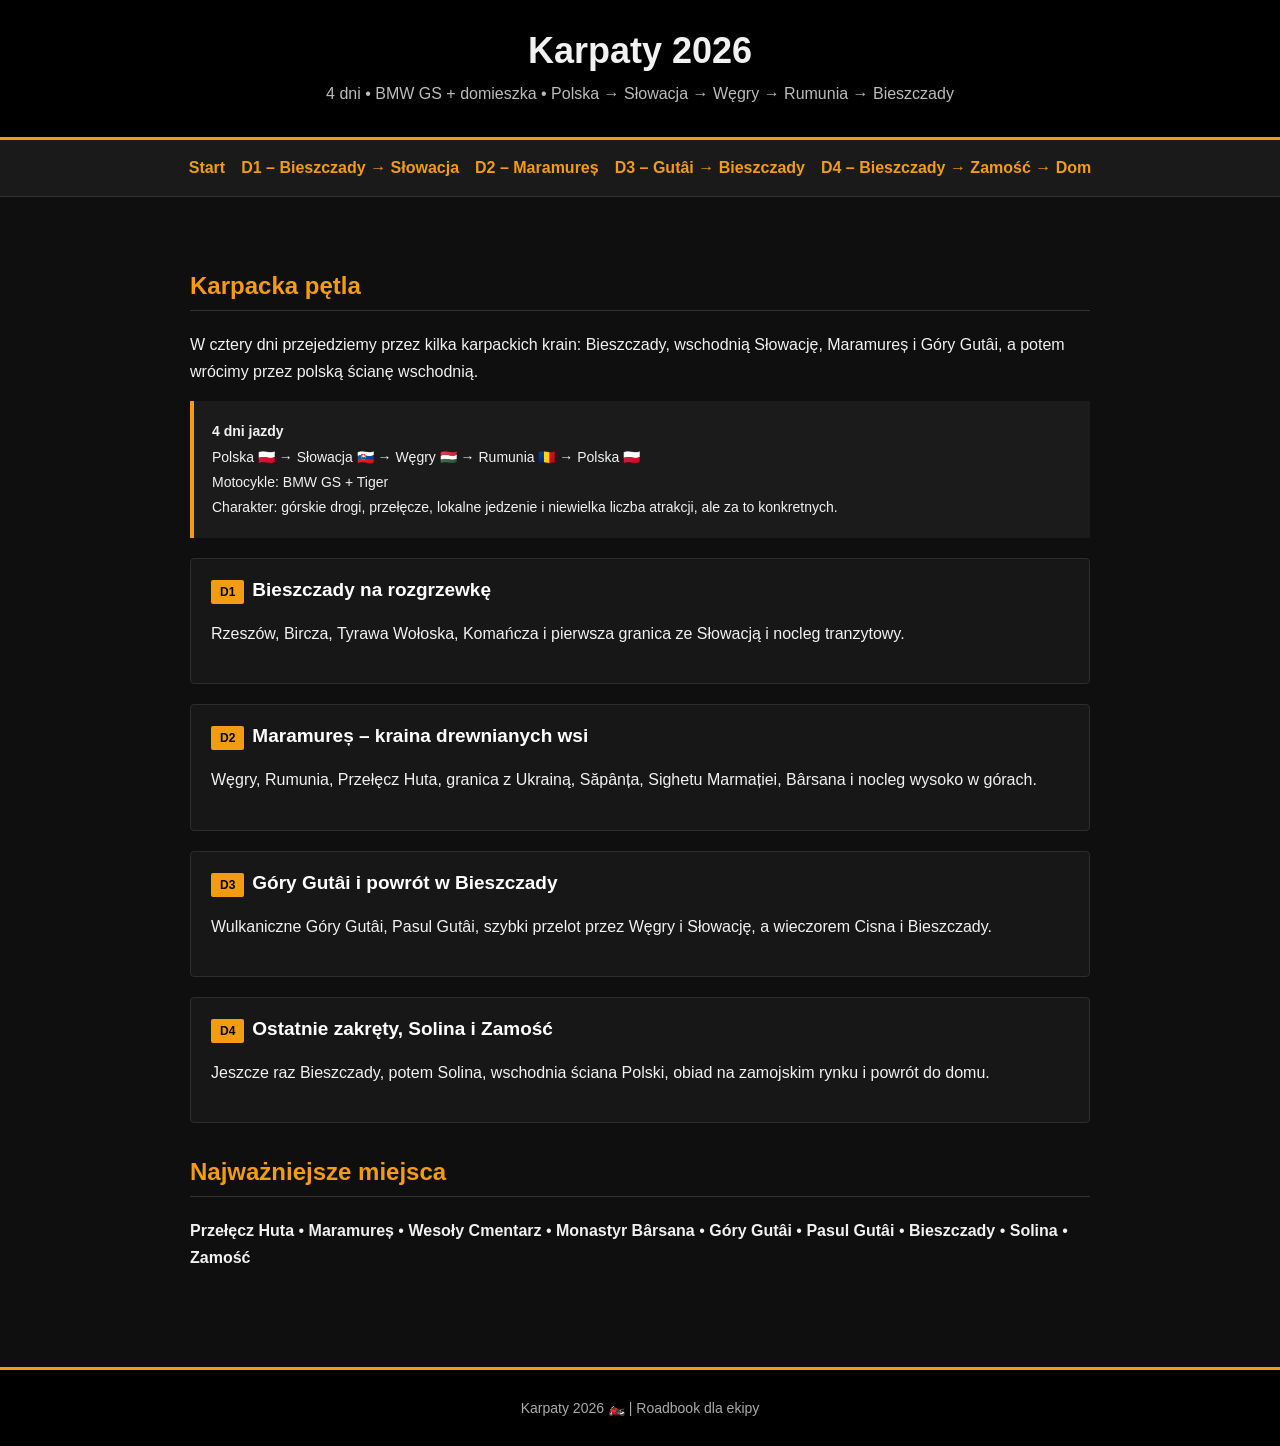
<file: index.html>
<!DOCTYPE html>
<html lang="pl">
<head>
<meta charset="UTF-8"><meta name="viewport" content="width=device-width, initial-scale=1.0">
<title>Karpaty 2026 – Roadbook</title><link rel="stylesheet" href="style.css">
</head><body>
<header><h1>Karpaty 2026</h1><p>4 dni • BMW GS + domieszka • Polska → Słowacja → Węgry → Rumunia → Bieszczady</p></header>
<nav><a href="index.html">Start</a><a href="d1.html">D1 – Bieszczady → Słowacja</a><a href="d2.html">D2 – Maramureș</a><a href="d3.html">D3 – Gutâi → Bieszczady</a><a href="d4.html">D4 – Bieszczady → Zamość → Dom</a></nav>
<section>
<h2>Karpacka pętla</h2>
<p>W cztery dni przejedziemy przez kilka karpackich krain: Bieszczady, wschodnią Słowację, Maramureș i Góry Gutâi, a potem wrócimy przez polską ścianę wschodnią.</p>
<div class="roadbook"><strong>4 dni jazdy</strong><br>Polska 🇵🇱 → Słowacja 🇸🇰 → Węgry 🇭🇺 → Rumunia 🇷🇴 → Polska 🇵🇱<br>Motocykle: BMW GS + Tiger<br>Charakter: górskie drogi, przełęcze, lokalne jedzenie i niewielka liczba atrakcji, ale za to konkretnych.</div>
<div class="card"><span class="badge">D1</span><span class="dayline">Bieszczady na rozgrzewkę</span><p>Rzeszów, Bircza, Tyrawa Wołoska, Komańcza i pierwsza granica ze Słowacją i nocleg tranzytowy.</p></div>
<div class="card"><span class="badge">D2</span><span class="dayline">Maramureș – kraina drewnianych wsi</span><p>Węgry, Rumunia, Przełęcz Huta, granica z Ukrainą, Săpânța, Sighetu Marmației, Bârsana i nocleg wysoko w górach.</p></div>
<div class="card"><span class="badge">D3</span><span class="dayline">Góry Gutâi i powrót w Bieszczady</span><p>Wulkaniczne Góry Gutâi, Pasul Gutâi, szybki przelot przez Węgry i Słowację, a wieczorem Cisna i Bieszczady.</p></div>
<div class="card"><span class="badge">D4</span><span class="dayline">Ostatnie zakręty, Solina i Zamość</span><p>Jeszcze raz Bieszczady, potem Solina, wschodnia ściana Polski, obiad na zamojskim rynku i powrót do domu.</p></div>
<h2>Najważniejsze miejsca</h2>
<p><strong>Przełęcz Huta</strong> • <strong>Maramureș</strong> • <strong>Wesoły Cmentarz</strong> • <strong>Monastyr Bârsana</strong> • <strong>Góry Gutâi</strong> • <strong>Pasul Gutâi</strong> • <strong>Bieszczady</strong> • <strong>Solina</strong> • <strong>Zamość</strong></p>
</section><footer>Karpaty 2026 🏍️ | Roadbook dla ekipy</footer></body></html>
</file>
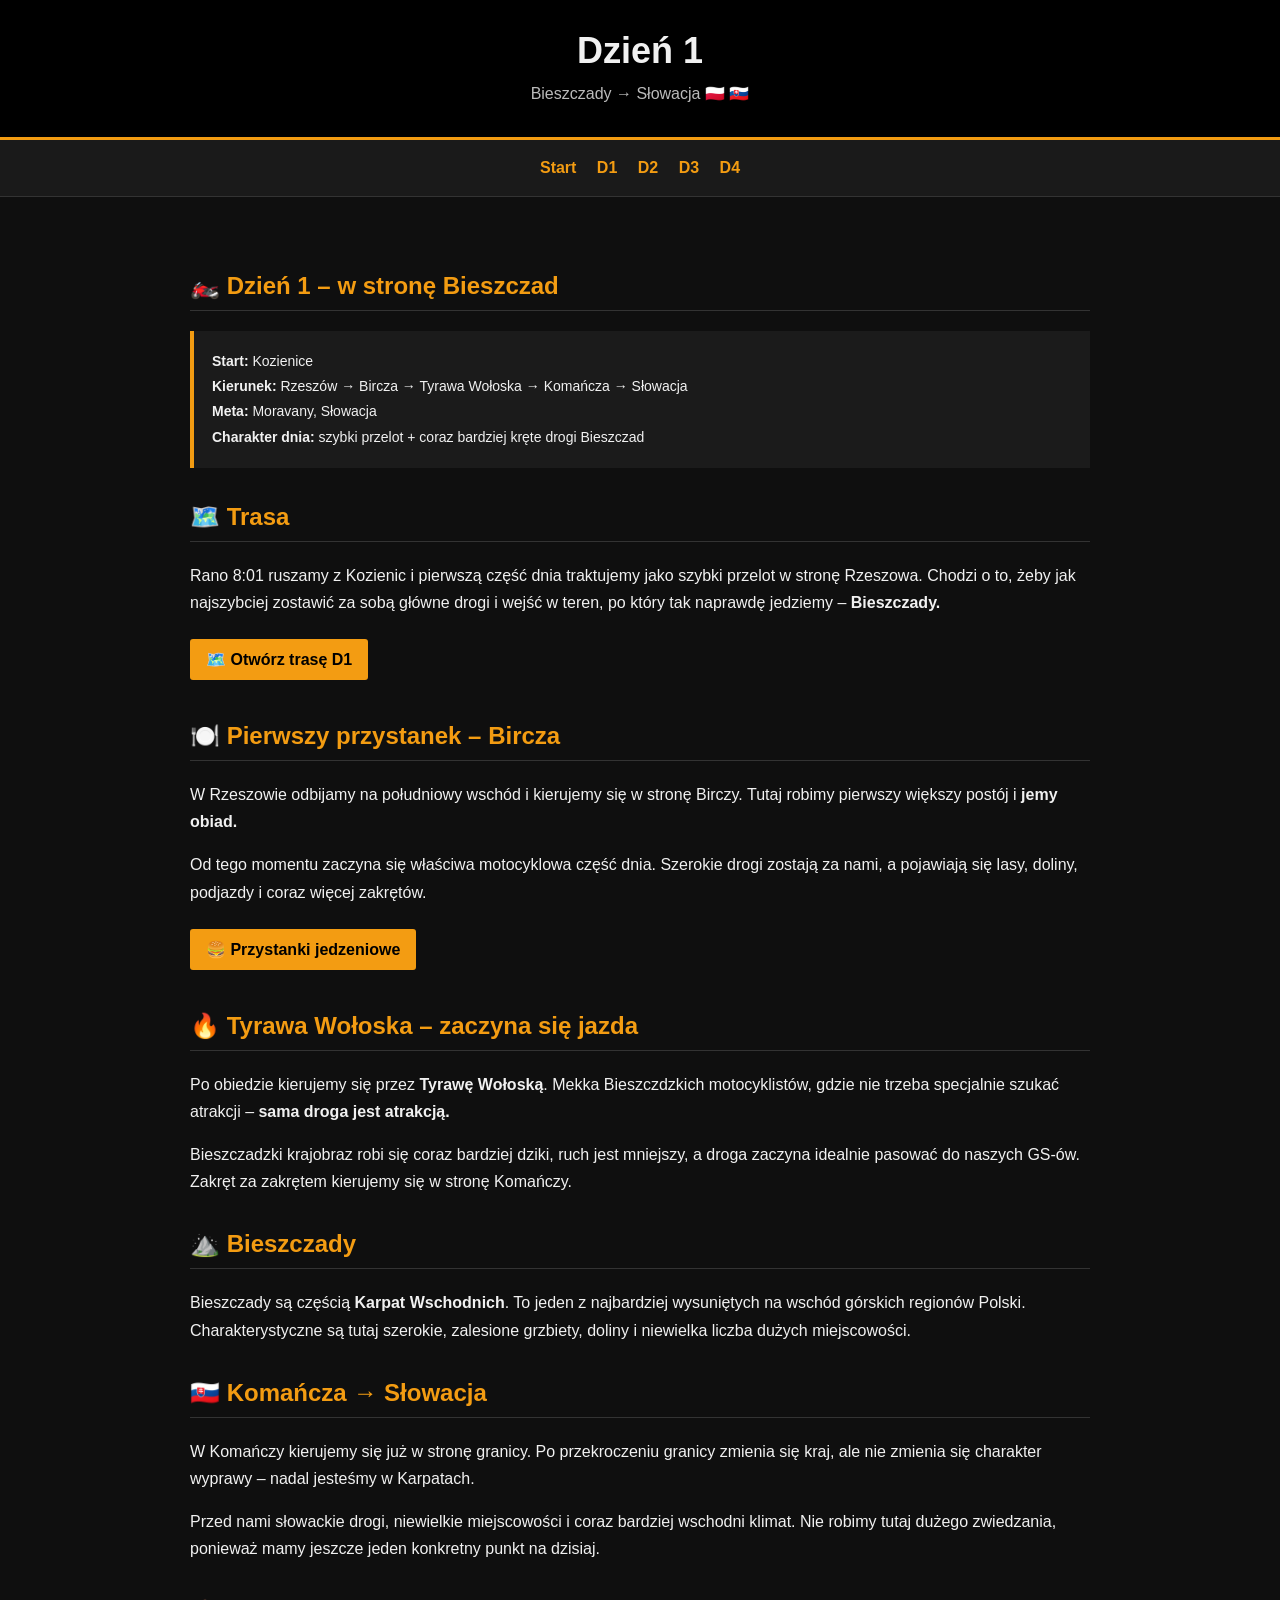
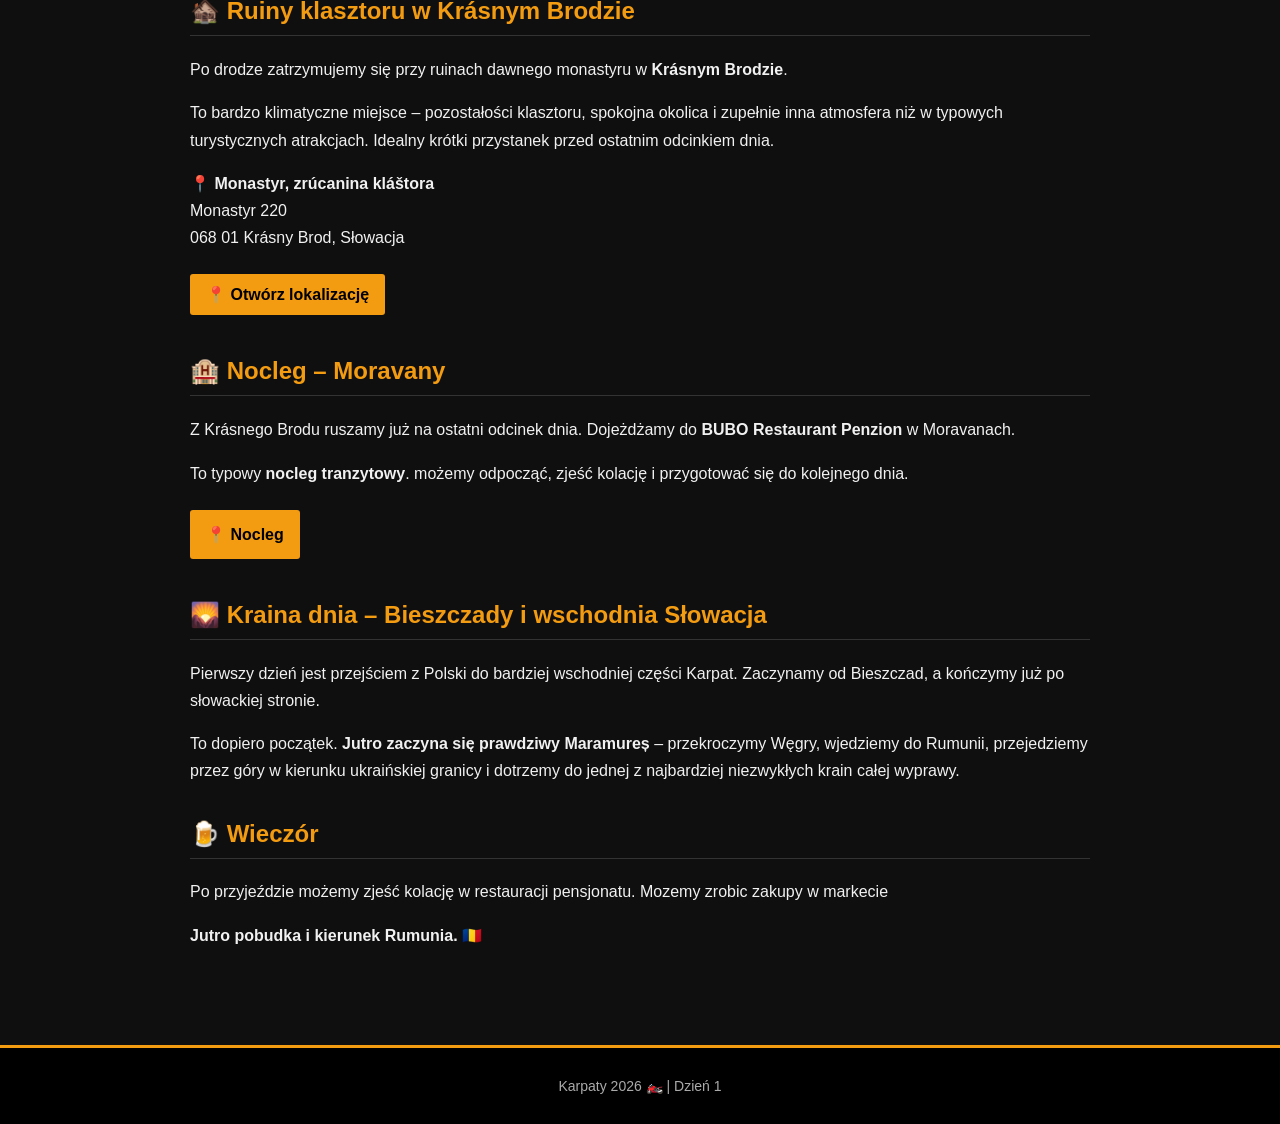
<file: d1.html>
<!DOCTYPE html>
<html lang="pl">
<head>
    <meta charset="UTF-8">
    <meta name="viewport" content="width=device-width, initial-scale=1.0">
    <title>D1 – Bieszczady → Słowacja | Karpaty 2026</title>
    <link rel="stylesheet" href="style.css">
</head>

<body>

<header>
    <h1>Dzień 1</h1>
    <p>Bieszczady → Słowacja 🇵🇱 🇸🇰</p>
</header>

<nav>
    <a href="index.html">Start</a>
    <a href="d1.html">D1</a>
    <a href="d2.html">D2</a>
    <a href="d3.html">D3</a>
    <a href="d4.html">D4</a>
</nav>

<section>

    <h2>🏍️ Dzień 1 – w stronę Bieszczad</h2>

    <div class="roadbook">
        <strong>Start:</strong> Kozienice<br>
        <strong>Kierunek:</strong> Rzeszów → Bircza → Tyrawa Wołoska → Komańcza → Słowacja<br>
        <strong>Meta:</strong> Moravany, Słowacja<br>
        <strong>Charakter dnia:</strong> szybki przelot + coraz bardziej kręte drogi Bieszczad
    </div>

    <h2>🗺️ Trasa</h2>

    <p>
        Rano 8:01 ruszamy z Kozienic i
        pierwszą część dnia traktujemy jako szybki przelot w stronę
        Rzeszowa. Chodzi o to, żeby jak najszybciej zostawić za sobą
        główne drogi i wejść w teren, po który tak naprawdę jedziemy –
        <strong>Bieszczady.</strong>
    </p>

    <a class="button"
       href="https://maps.app.goo.gl/AyUVnviSpxctWd748"
       target="_blank">
        🗺️ Otwórz trasę D1
    </a>

    <h2>🍽️ Pierwszy przystanek – Bircza</h2>

    <p>
        W Rzeszowie odbijamy na południowy wschód i kierujemy się
        w stronę Birczy. Tutaj robimy pierwszy większy postój i
        <strong>jemy obiad.</strong>
    </p>

    <p>
        Od tego momentu zaczyna się właściwa motocyklowa część dnia.
        Szerokie drogi zostają za nami, a pojawiają się lasy, doliny,
        podjazdy i coraz więcej zakrętów.
    </p>

    <a class="button"
       href="https://maps.app.goo.gl/hvv1c4JMuGy5c1LF6"
       target="_blank">
        🍔 Przystanki jedzeniowe
    </a>

    <h2>🔥 Tyrawa Wołoska – zaczyna się jazda</h2>

    <p>
        Po obiedzie kierujemy się przez <strong>Tyrawę Wołoską</strong>.
        Mekka Bieszczdzkich motocyklistów, gdzie nie trzeba specjalnie
        szukać atrakcji – <strong>sama droga jest atrakcją.</strong>
    </p>

    <p>
        Bieszczadzki krajobraz robi się coraz bardziej dziki, ruch
        jest mniejszy, a droga zaczyna idealnie pasować do naszych
        GS-ów. Zakręt za zakrętem kierujemy się w stronę Komańczy.
    </p>

    <h2>⛰️ Bieszczady</h2>

    <p>
        Bieszczady są częścią <strong>Karpat Wschodnich</strong>.
        To jeden z najbardziej wysuniętych na wschód górskich regionów
        Polski. Charakterystyczne są tutaj szerokie, zalesione grzbiety,
        doliny i niewielka liczba dużych miejscowości.
    </p>

    <p>
        
    </p>

    <h2>🇸🇰 Komańcza → Słowacja</h2>

    <p>
        W Komańczy kierujemy się już w stronę granicy.
        Po przekroczeniu granicy zmienia się kraj, ale nie zmienia się
        charakter wyprawy – nadal jesteśmy w Karpatach.
    </p>

    <p>
        Przed nami słowackie drogi, niewielkie miejscowości i coraz
        bardziej wschodni klimat. Nie robimy tutaj dużego zwiedzania,
        ponieważ mamy jeszcze jeden konkretny punkt na dzisiaj.
    </p>

    <h2>🏚️ Ruiny klasztoru w Krásnym Brodzie</h2>

    <p>
        Po drodze zatrzymujemy się przy ruinach dawnego monastyru
        w <strong>Krásnym Brodzie</strong>.
    </p>

    <p>
        To bardzo klimatyczne miejsce – pozostałości klasztoru,
        spokojna okolica i zupełnie inna atmosfera niż w typowych
        turystycznych atrakcjach. Idealny krótki przystanek przed
        ostatnim odcinkiem dnia.
    </p>

    <p>
        <strong>📍 Monastyr, zrúcanina kláštora</strong><br>
        Monastyr 220<br>
        068 01 Krásny Brod, Słowacja
    </p>

    <a class="button"
       href="https://www.google.com/maps/search/?api=1&query=Monastyr+Krasny+Brod+Slovakia"
       target="_blank">
        📍 Otwórz lokalizację
    </a>

    <h2>🏨 Nocleg – Moravany</h2>

    <p>
        Z Krásnego Brodu ruszamy już na ostatni odcinek dnia.
        Dojeżdżamy do <strong>BUBO Restaurant Penzion</strong>
        w Moravanach.
    </p>

    <p>
        To typowy <strong>nocleg tranzytowy</strong>. możemy
        odpocząć, zjeść kolację i przygotować się do kolejnego dnia.
    </p>

    <p>
        <a class="button"
       href="https://maps.app.goo.gl/7Rrh1C6uFiCanBwPA"
       target="_blank">
        📍 Nocleg
    </a>
        
    </p>

    <h2>🌄 Kraina dnia – Bieszczady i wschodnia Słowacja</h2>

    <p>
        Pierwszy dzień jest przejściem z Polski do bardziej wschodniej
        części Karpat. Zaczynamy od Bieszczad, a kończymy już po
        słowackiej stronie.
    </p>

    <p>
        To dopiero początek. <strong>Jutro zaczyna się prawdziwy
        Maramureș</strong> – przekroczymy Węgry, wjedziemy do Rumunii,
        przejedziemy przez góry w kierunku ukraińskiej granicy
        i dotrzemy do jednej z najbardziej niezwykłych krain całej
        wyprawy.
    </p>

    <h2>🍺 Wieczór</h2>

    <p>
        Po przyjeździe możemy zjeść kolację w restauracji pensjonatu.
        Mozemy zrobic zakupy w markecie 
    </p>

    <p>
        <strong>Jutro pobudka i kierunek Rumunia. 🇷🇴</strong>
    </p>

</section>

<footer>
    Karpaty 2026 🏍️ | Dzień 1
</footer>

</body>
</html>
</file>
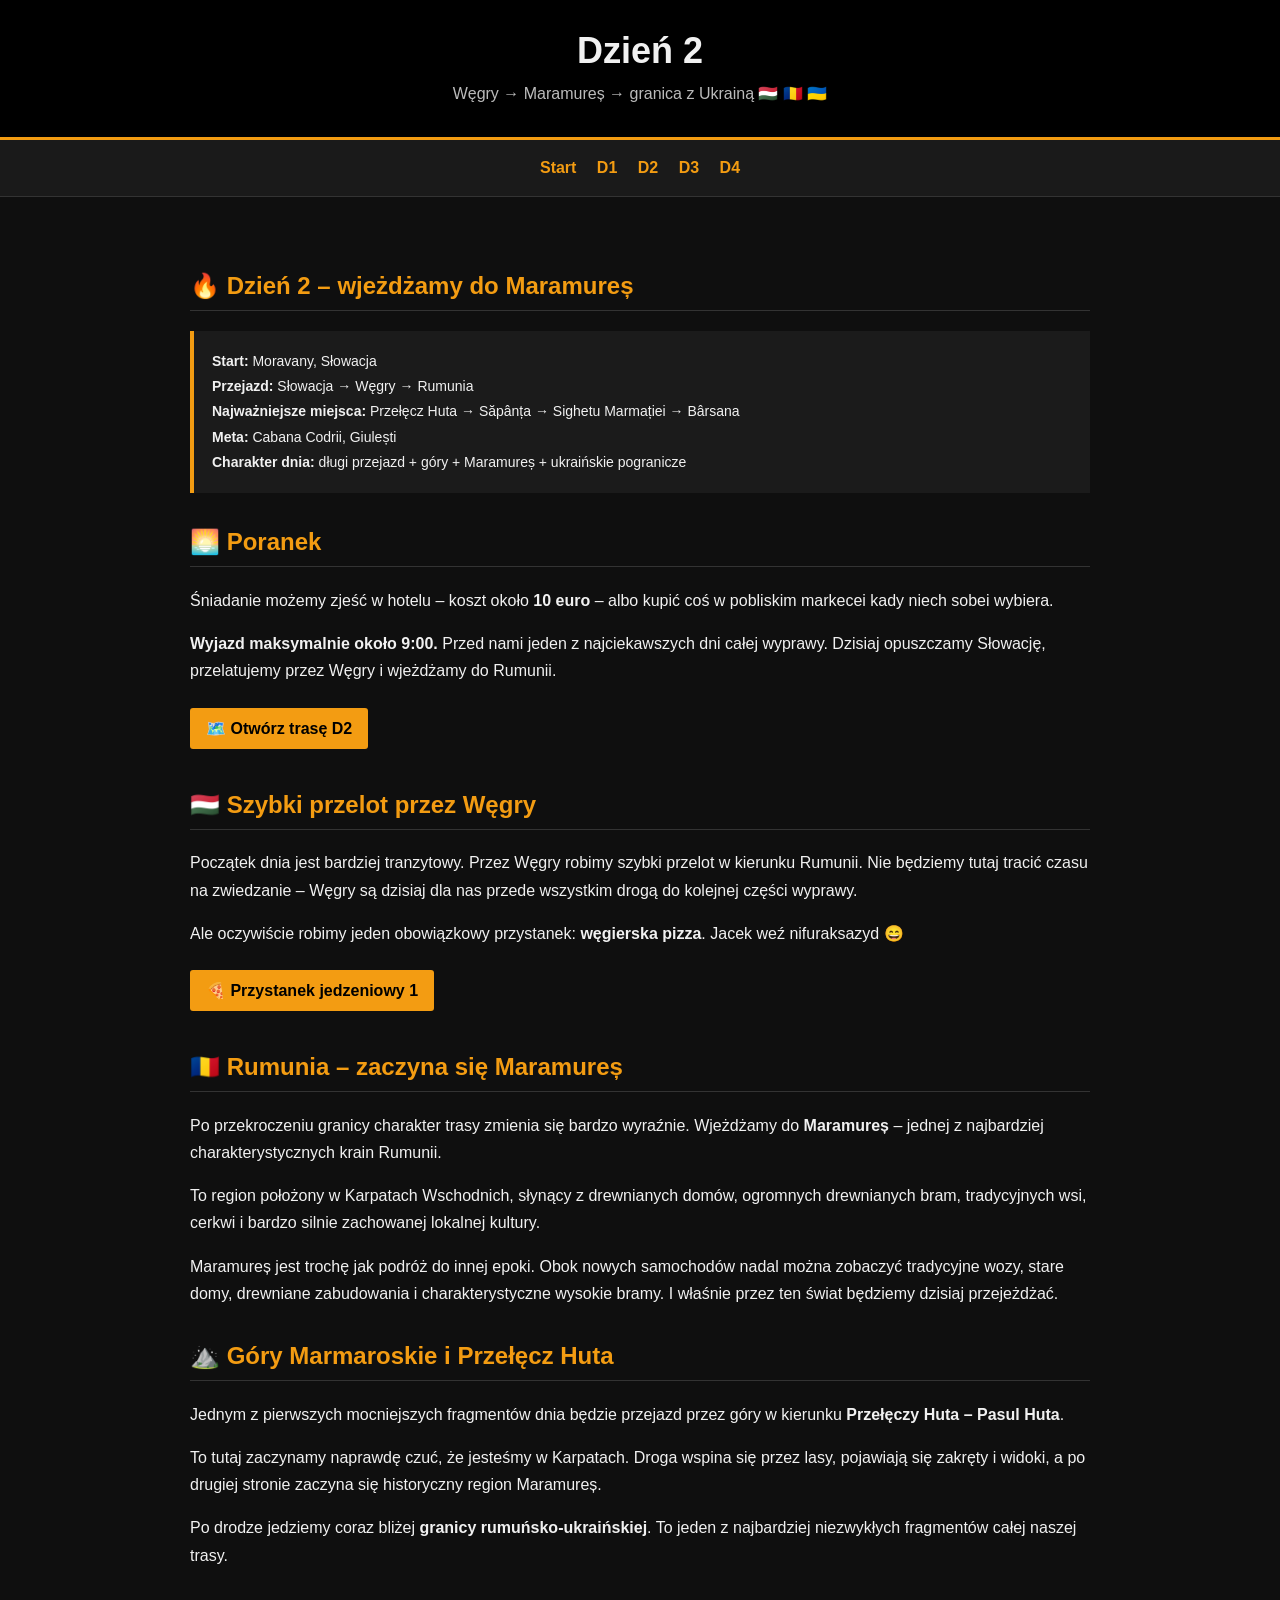
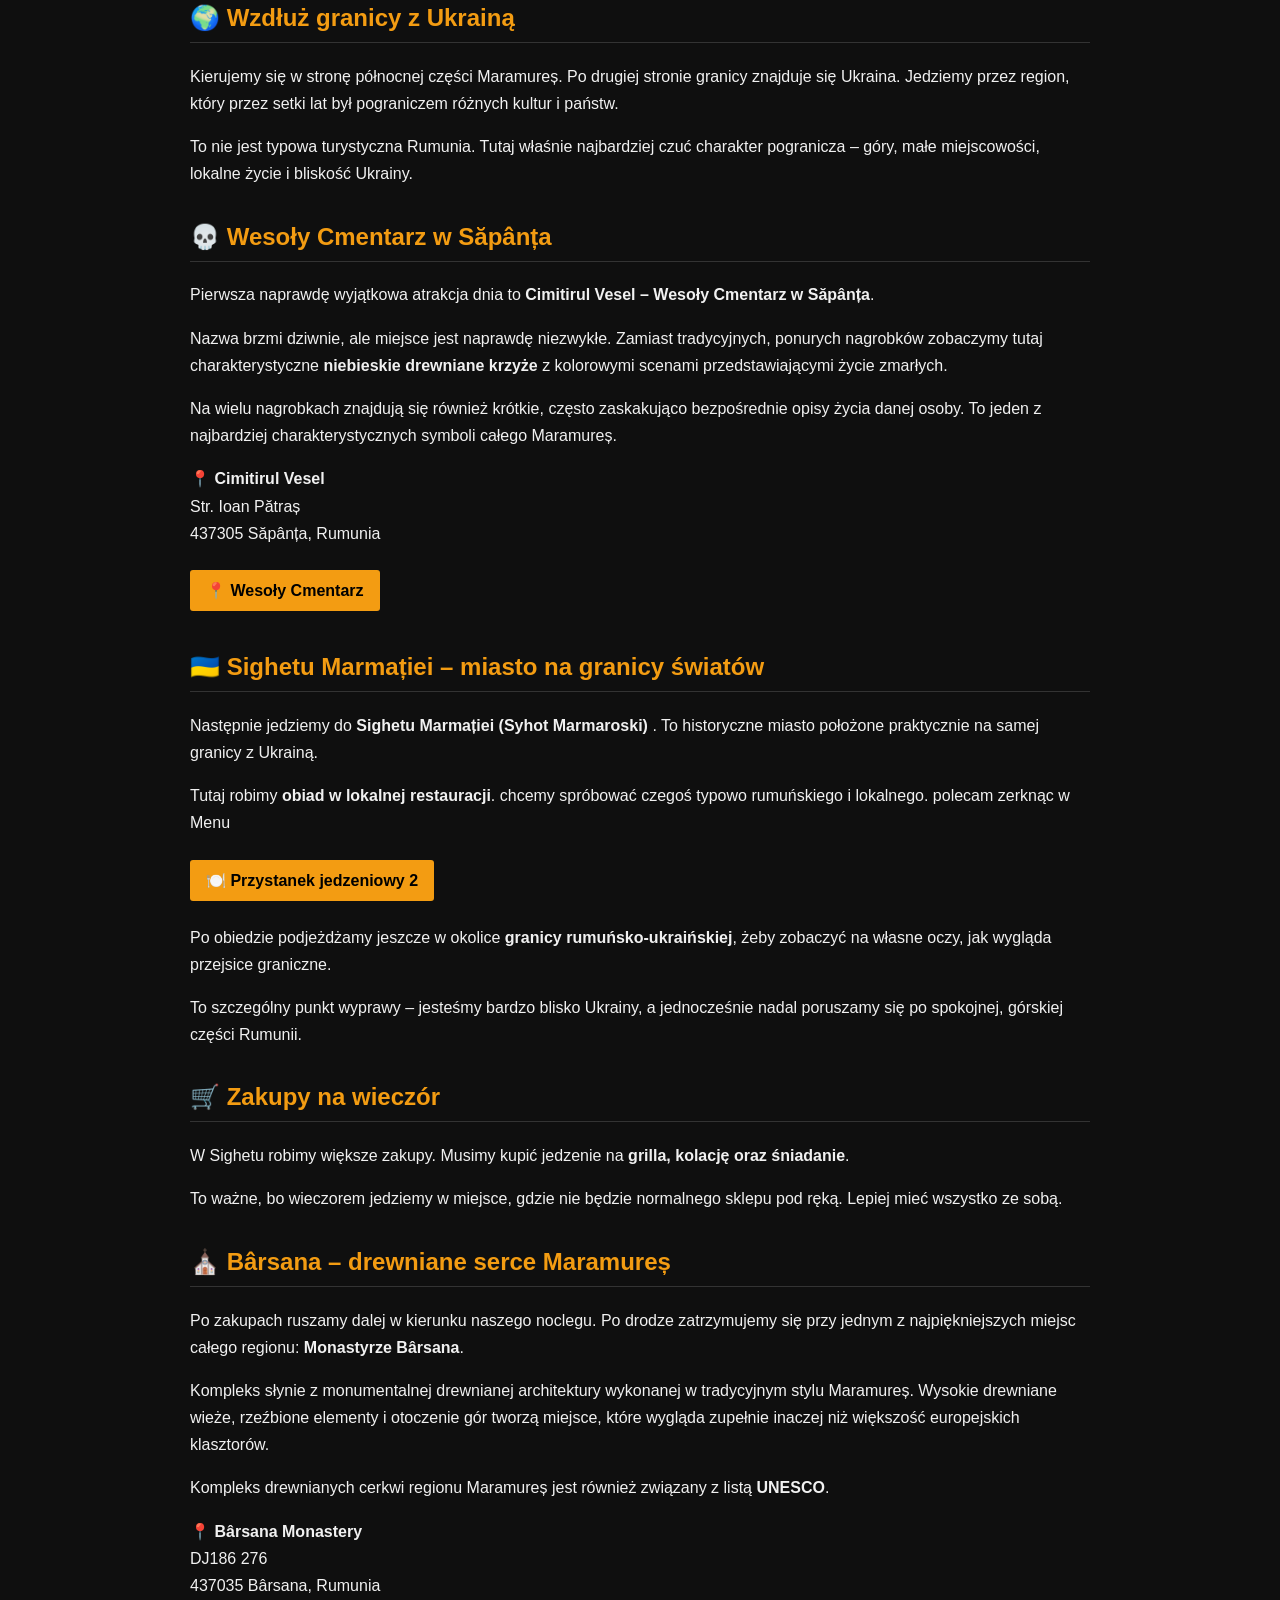
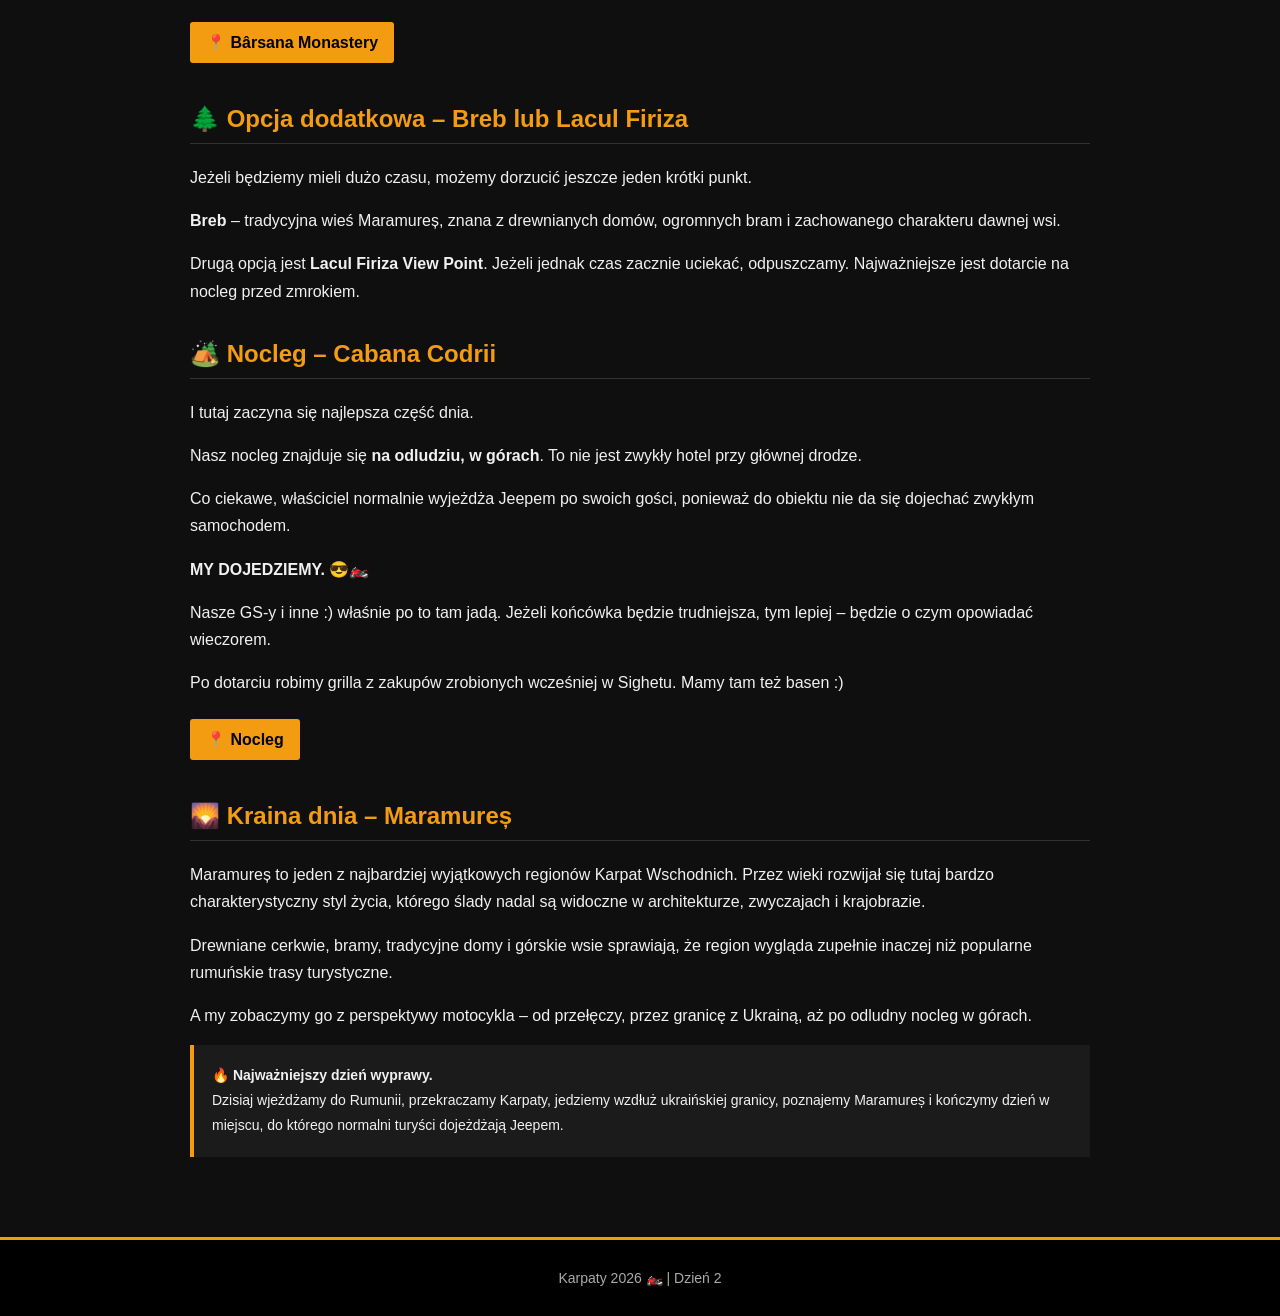
<file: d2.html>
<!DOCTYPE html>
<html lang="pl">
<head>
    <meta charset="UTF-8">
    <meta name="viewport" content="width=device-width, initial-scale=1.0">
    <title>D2 – Maramureș | Karpaty 2026</title>
    <link rel="stylesheet" href="style.css">
</head>

<body>

<header>
    <h1>Dzień 2</h1>
    <p>Węgry → Maramureș → granica z Ukrainą 🇭🇺 🇷🇴 🇺🇦</p>
</header>

<nav>
    <a href="index.html">Start</a>
    <a href="d1.html">D1</a>
    <a href="d2.html">D2</a>
    <a href="d3.html">D3</a>
    <a href="d4.html">D4</a>
</nav>

<section>

    <h2>🔥 Dzień 2 – wjeżdżamy do Maramureș</h2>

    <div class="roadbook">
        <strong>Start:</strong> Moravany, Słowacja<br>
        <strong>Przejazd:</strong> Słowacja → Węgry → Rumunia<br>
        <strong>Najważniejsze miejsca:</strong> Przełęcz Huta → Săpânța → Sighetu Marmației → Bârsana<br>
        <strong>Meta:</strong> Cabana Codrii, Giulești<br>
        <strong>Charakter dnia:</strong> długi przejazd + góry + Maramureș + ukraińskie pogranicze
    </div>

    <h2>🌅 Poranek</h2>

    <p>
        Śniadanie możemy zjeść w hotelu – koszt około
        <strong>10 euro</strong> – albo kupić coś w pobliskim markecei kady niech sobei wybiera.
    </p>

    <p>
        <strong>Wyjazd maksymalnie około 9:00.</strong>
        Przed nami jeden z najciekawszych dni całej wyprawy.
        Dzisiaj opuszczamy Słowację, przelatujemy przez Węgry
        i wjeżdżamy do Rumunii.
    </p>

    <a class="button"
       href="https://maps.app.goo.gl/yo7q4Pc57YaMNe5z7"
       target="_blank">
        🗺️ Otwórz trasę D2
    </a>

    <h2>🇭🇺 Szybki przelot przez Węgry</h2>

    <p>
        Początek dnia jest bardziej tranzytowy. Przez Węgry robimy
        szybki przelot w kierunku Rumunii. Nie będziemy tutaj tracić
        czasu na zwiedzanie – Węgry są dzisiaj dla nas przede wszystkim
        drogą do kolejnej części wyprawy.
    </p>

    <p>
        Ale oczywiście robimy jeden obowiązkowy przystanek:
        <strong>węgierska pizza</strong>. Jacek weź nifuraksazyd 😄
    </p>

    <a class="button"
       href="https://maps.app.goo.gl/yvcSjhE4dFP5cDzg8"
       target="_blank">
        🍕 Przystanek jedzeniowy 1
    </a>

   
    <h2>🇷🇴 Rumunia – zaczyna się Maramureș</h2>

    <p>
        Po przekroczeniu granicy charakter trasy zmienia się bardzo
        wyraźnie. Wjeżdżamy do <strong>Maramureș</strong> – jednej
        z najbardziej charakterystycznych krain Rumunii.
    </p>

    <p>
        To region położony w Karpatach Wschodnich, słynący z drewnianych
        domów, ogromnych drewnianych bram, tradycyjnych wsi,
        cerkwi i bardzo silnie zachowanej lokalnej kultury.
    </p>

    <p>
        Maramureș jest trochę jak podróż do innej epoki. Obok nowych
        samochodów nadal można zobaczyć tradycyjne wozy, stare domy,
        drewniane zabudowania i charakterystyczne wysokie bramy.
        I właśnie przez ten świat będziemy dzisiaj przejeżdżać.
    </p>

    <h2>⛰️ Góry Marmaroskie i Przełęcz Huta</h2>

    <p>
        Jednym z pierwszych mocniejszych fragmentów dnia będzie przejazd
        przez góry w kierunku <strong>Przełęczy Huta – Pasul Huta</strong>.
    </p>

    <p>
        To tutaj zaczynamy naprawdę czuć, że jesteśmy w Karpatach.
        Droga wspina się przez lasy, pojawiają się zakręty i widoki,
        a po drugiej stronie zaczyna się historyczny region Maramureș.
    </p>

    <p>
        Po drodze jedziemy coraz bliżej <strong>granicy rumuńsko-ukraińskiej</strong>.
        To jeden z najbardziej niezwykłych fragmentów całej naszej trasy.
    </p>

    <h2>🌍 Wzdłuż granicy z Ukrainą</h2>

    <p>
        Kierujemy się w stronę północnej części Maramureș.
        Po drugiej stronie granicy znajduje się Ukraina.
        Jedziemy przez region, który przez setki lat był pograniczem
        różnych kultur i państw.
    </p>

    <p>
        To nie jest typowa turystyczna Rumunia. Tutaj właśnie
        najbardziej czuć charakter pogranicza – góry, małe miejscowości,
        lokalne życie i bliskość Ukrainy.
    </p>

    <h2>💀 Wesoły Cmentarz w Săpânța</h2>

    <p>
        Pierwsza naprawdę wyjątkowa atrakcja dnia to
        <strong>Cimitirul Vesel – Wesoły Cmentarz w Săpânța</strong>.
    </p>

    <p>
        Nazwa brzmi dziwnie, ale miejsce jest naprawdę niezwykłe.
        Zamiast tradycyjnych, ponurych nagrobków zobaczymy tutaj
        charakterystyczne <strong>niebieskie drewniane krzyże</strong>
        z kolorowymi scenami przedstawiającymi życie zmarłych.
    </p>

    <p>
        Na wielu nagrobkach znajdują się również krótkie, często
        zaskakująco bezpośrednie opisy życia danej osoby.
        To jeden z najbardziej charakterystycznych symboli
        całego Maramureș.
    </p>

    <p>
        <strong>📍 Cimitirul Vesel</strong><br>
        Str. Ioan Pătraș<br>
        437305 Săpânța, Rumunia
    </p>

    <a class="button"
       href="https://www.google.com/maps/search/?api=1&query=Cimitirul+Vesel+Sapanta+Romania"
       target="_blank">
        📍 Wesoły Cmentarz
    </a>

    <h2>🇺🇦 Sighetu Marmației – miasto na granicy światów</h2>

    <p>
        Następnie jedziemy do <strong>Sighetu Marmației (Syhot Marmaroski) </strong>.
        To historyczne miasto położone praktycznie na samej granicy
        z Ukrainą.
    </p>

    <p>
        Tutaj robimy <strong>obiad w lokalnej restauracji</strong>.
        chcemy spróbować czegoś typowo rumuńskiego i lokalnego. polecam zerknąc w Menu
    </p>
     <a class="button"
       href="https://maps.app.goo.gl/bsozxhnfeHwYfhW8A"
       target="_blank">
        🍽️ Przystanek jedzeniowy 2
    </a>

    <p>
        Po obiedzie podjeżdżamy jeszcze w okolice
        <strong>granicy rumuńsko-ukraińskiej</strong>, żeby zobaczyć
        na własne oczy, jak wygląda przejsice graniczne.
    </p>

    <p>
        To szczególny punkt wyprawy – jesteśmy bardzo blisko Ukrainy,
        a jednocześnie nadal poruszamy się po spokojnej, górskiej
        części Rumunii.
    </p>

    <h2>🛒 Zakupy na wieczór</h2>

    <p>
        W Sighetu robimy większe zakupy.
        Musimy kupić jedzenie na <strong>grilla, kolację oraz śniadanie</strong>.
    </p>

    <p>
        To ważne, bo wieczorem jedziemy w miejsce, gdzie nie będzie
        normalnego sklepu pod ręką. Lepiej mieć wszystko ze sobą.
    </p>

    <h2>⛪ Bârsana – drewniane serce Maramureș</h2>

    <p>
        Po zakupach ruszamy dalej w kierunku naszego noclegu.
        Po drodze zatrzymujemy się przy jednym z najpiękniejszych
        miejsc całego regionu:
        <strong>Monastyrze Bârsana</strong>.
    </p>

    <p>
        Kompleks słynie z monumentalnej drewnianej architektury
        wykonanej w tradycyjnym stylu Maramureș. Wysokie drewniane
        wieże, rzeźbione elementy i otoczenie gór tworzą miejsce,
        które wygląda zupełnie inaczej niż większość europejskich
        klasztorów.
    </p>

    <p>
        Kompleks drewnianych cerkwi regionu Maramureș jest również
        związany z listą <strong>UNESCO</strong>.
    </p>

    <p>
        <strong>📍 Bârsana Monastery</strong><br>
        DJ186 276<br>
        437035 Bârsana, Rumunia
    </p>

    <a class="button"
       href="https://www.google.com/maps/search/?api=1&query=Barsana+Monastery+Romania"
       target="_blank">
        📍 Bârsana Monastery
    </a>

    <h2>🌲 Opcja dodatkowa – Breb lub Lacul Firiza</h2>

    <p>
        Jeżeli będziemy mieli dużo czasu, możemy dorzucić jeszcze
        jeden krótki punkt.
    </p>

    <p>
        <strong>Breb</strong> – tradycyjna wieś Maramureș, znana
        z drewnianych domów, ogromnych bram i zachowanego charakteru
        dawnej wsi.
    </p>

    <p>
        Drugą opcją jest <strong>Lacul Firiza View Point</strong>.
        Jeżeli jednak czas zacznie uciekać, odpuszczamy.
        Najważniejsze jest dotarcie na nocleg przed zmrokiem.
    </p>

    <h2>🏕️ Nocleg – Cabana Codrii</h2>

    <p>
        I tutaj zaczyna się najlepsza część dnia.
    </p>

    <p>
        Nasz nocleg znajduje się <strong>na odludziu, w górach</strong>.
        To nie jest zwykły hotel przy głównej drodze.
    </p>

    <p>
        Co ciekawe, właściciel normalnie wyjeżdża Jeepem po swoich
        gości, ponieważ do obiektu nie da się  dojechać
        zwykłym samochodem.
    </p>

    <p>
        <strong>MY DOJEDZIEMY. 😎🏍️</strong>
    </p>

    <p>
        Nasze GS-y i inne :) właśnie po to tam jadą. Jeżeli końcówka będzie
        trudniejsza, tym lepiej – będzie o czym opowiadać wieczorem.
    </p>

    <p>
        Po dotarciu robimy grilla z zakupów zrobionych wcześniej
        w Sighetu. Mamy tam też basen :)
    </p>
<a class="button"
       href="https://maps.app.goo.gl/x7d9HqS63bJQL75f7"
       target="_blank">
        📍 Nocleg
    </a>
    

    <h2>🌄 Kraina dnia – Maramureș</h2>

    <p>
        Maramureș to jeden z najbardziej wyjątkowych regionów
        Karpat Wschodnich. Przez wieki rozwijał się tutaj bardzo
        charakterystyczny styl życia, którego ślady nadal są widoczne
        w architekturze, zwyczajach i krajobrazie.
    </p>

    <p>
        Drewniane cerkwie, bramy, tradycyjne domy i górskie wsie
        sprawiają, że region wygląda zupełnie inaczej niż popularne
        rumuńskie trasy turystyczne.
    </p>

    <p>
        A my zobaczymy go z perspektywy motocykla – od przełęczy,
        przez granicę z Ukrainą, aż po odludny nocleg w górach.
    </p>

    <div class="roadbook">
        <strong>🔥 Najważniejszy dzień wyprawy.</strong><br>
        Dzisiaj wjeżdżamy do Rumunii, przekraczamy Karpaty,
        jedziemy wzdłuż ukraińskiej granicy, poznajemy Maramureș
        i kończymy dzień w miejscu, do którego normalni turyści
        dojeżdżają Jeepem.
    </div>

</section>

<footer>
    Karpaty 2026 🏍️ | Dzień 2
</footer>

</body>
</html>
</file>
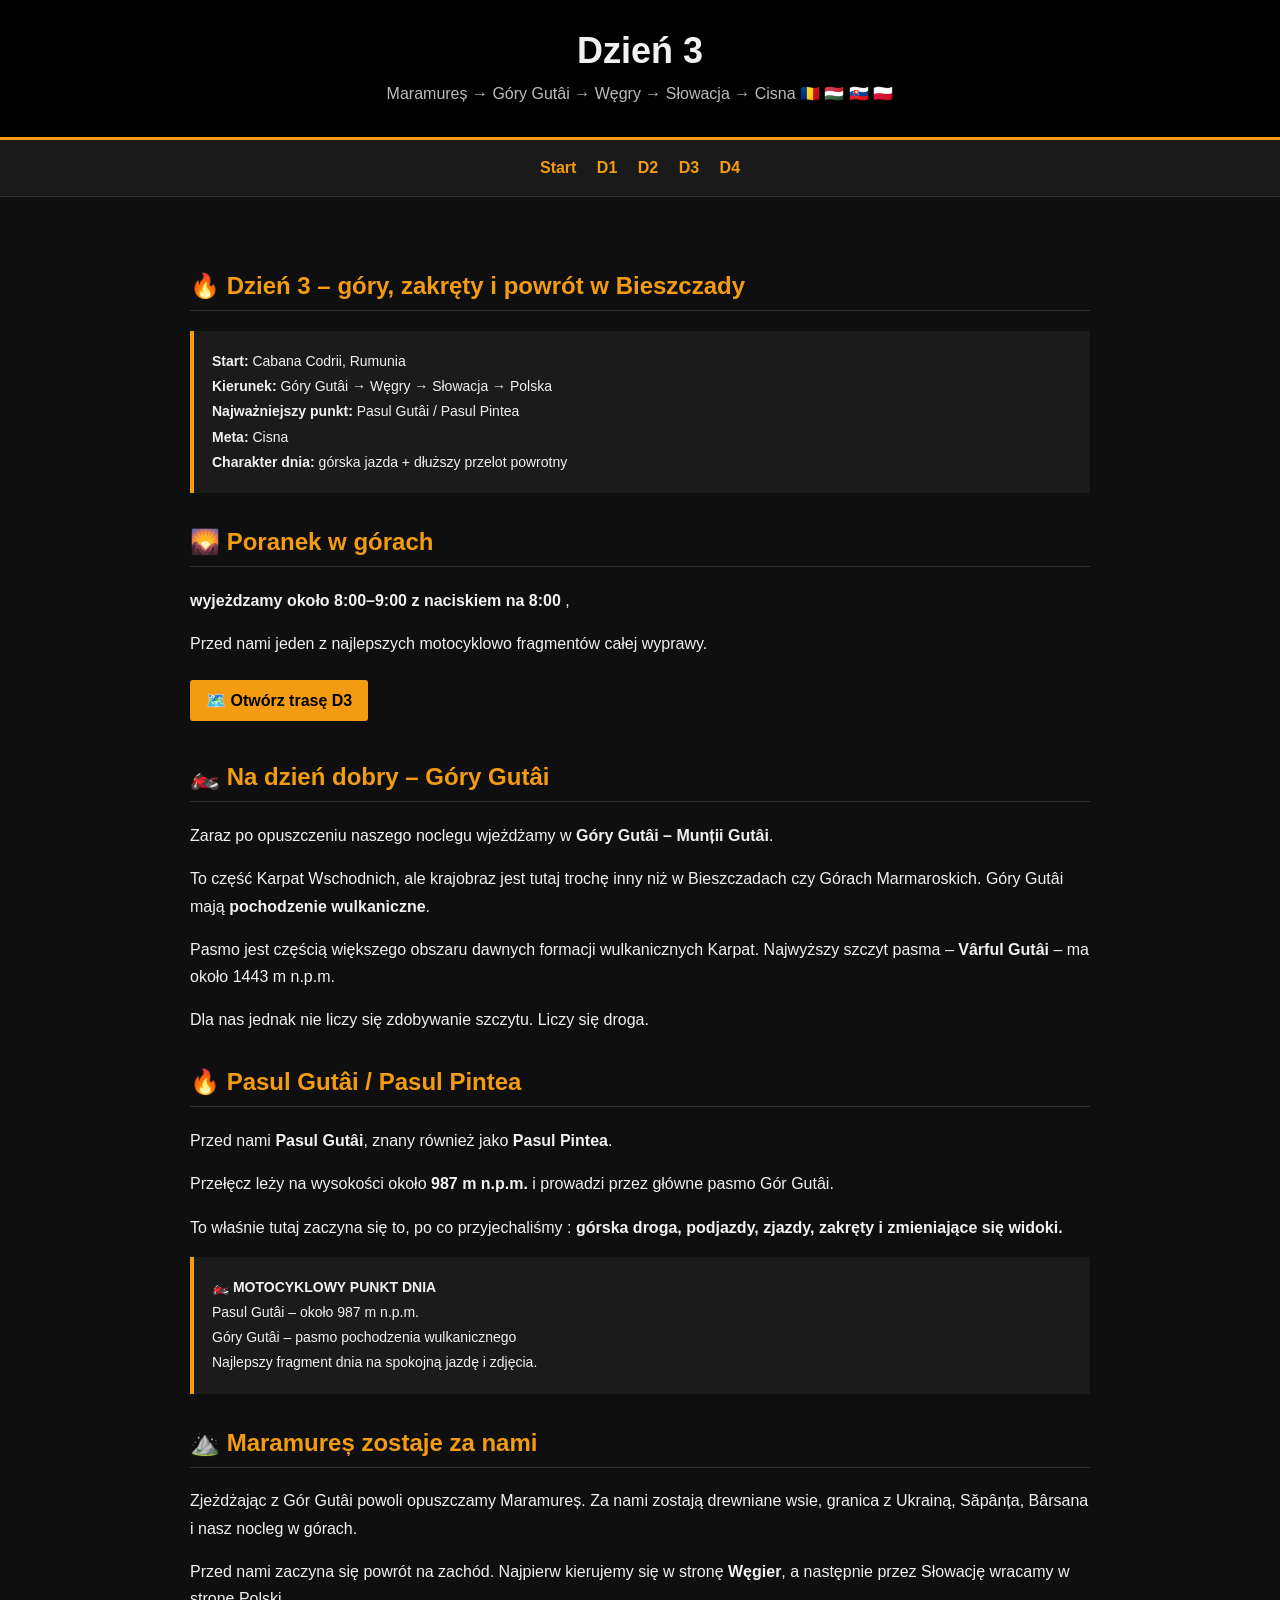
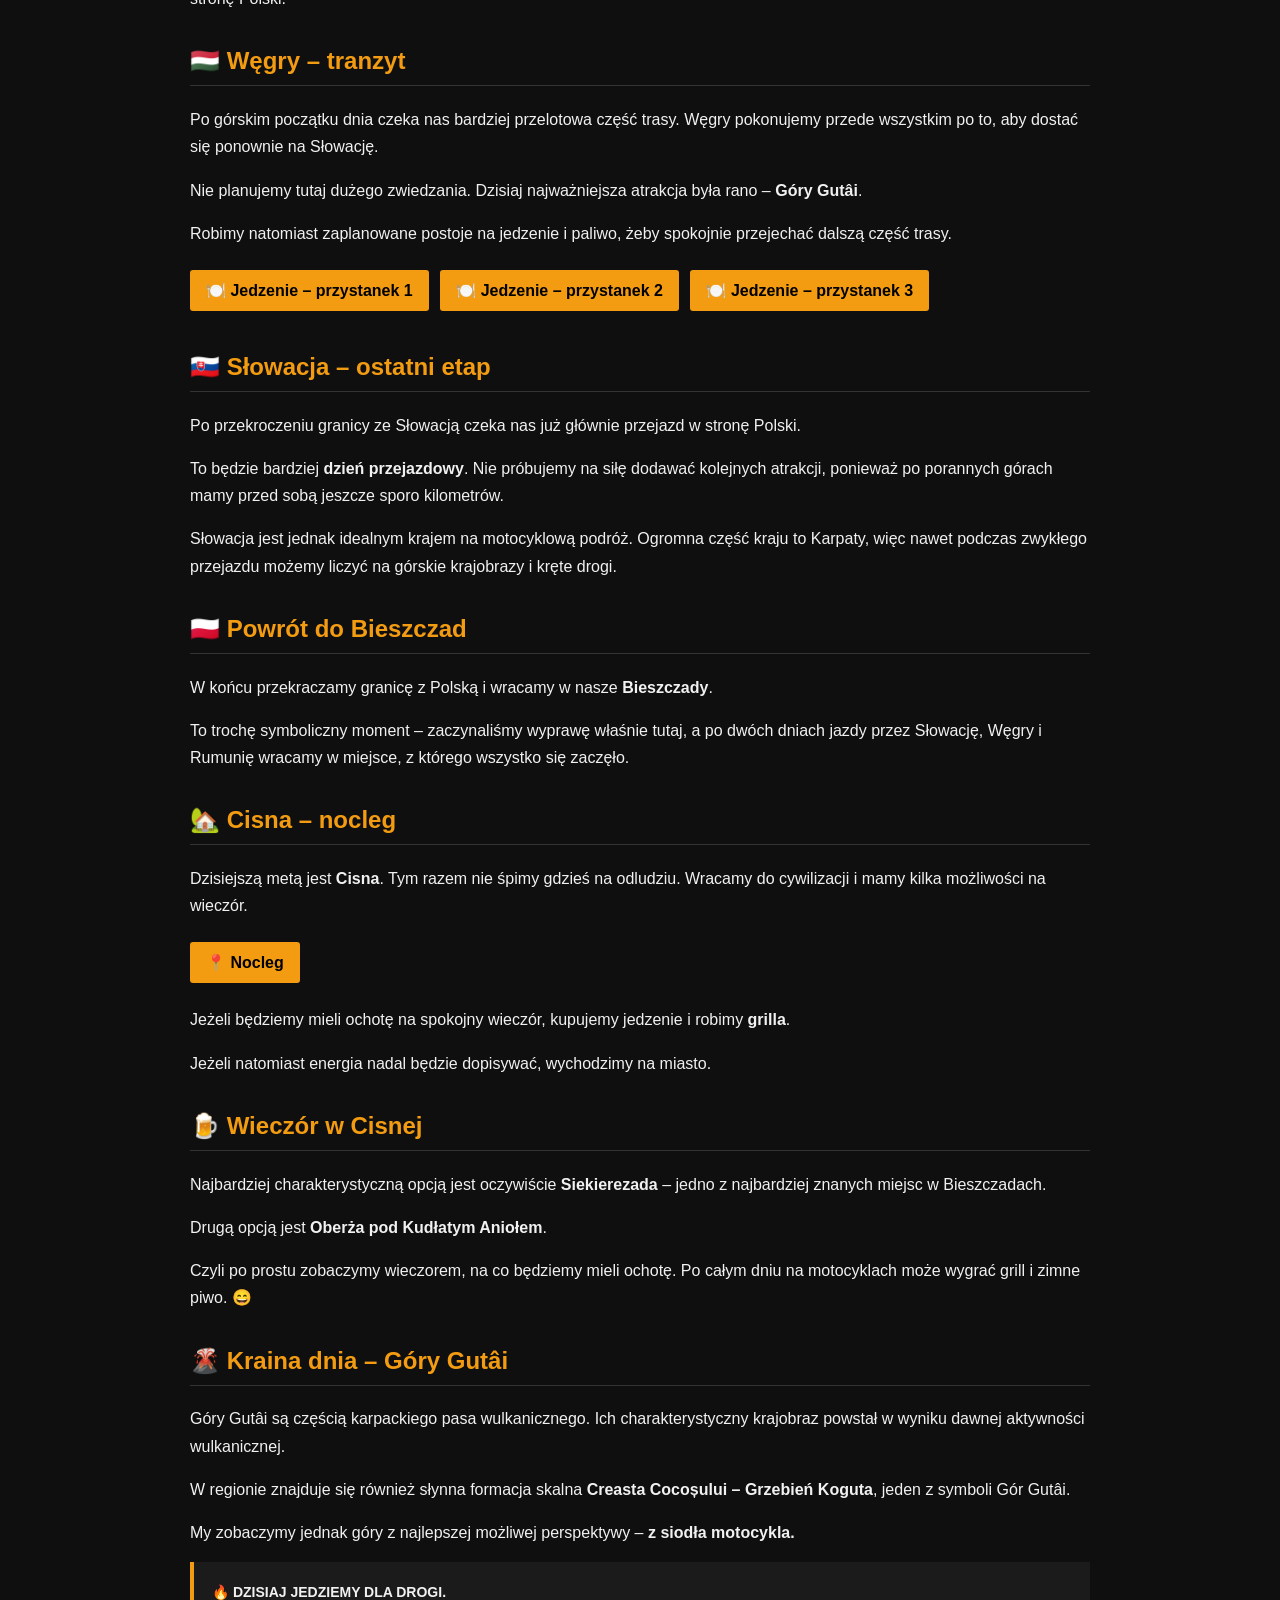
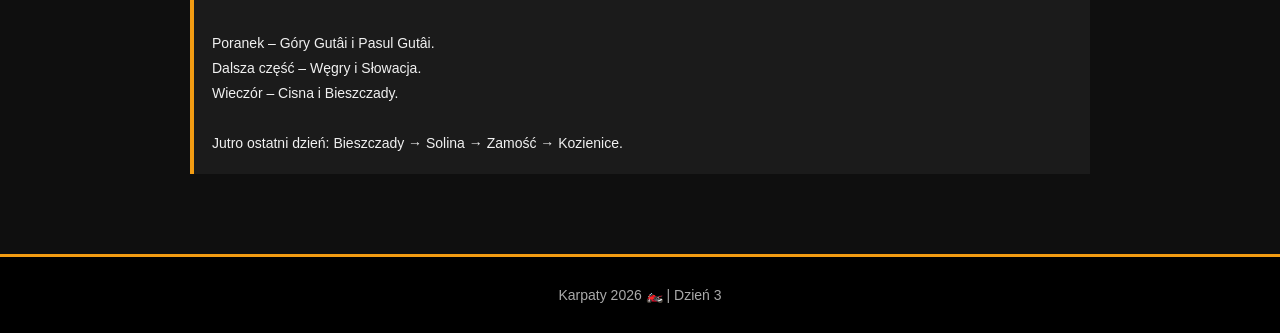
<file: d3.html>
<!DOCTYPE html>
<html lang="pl">
<head>
    <meta charset="UTF-8">
    <meta name="viewport" content="width=device-width, initial-scale=1.0">
    <title>D3 – Góry Gutâi → Cisna | Karpaty 2026</title>
    <link rel="stylesheet" href="style.css">
</head>

<body>

<header>
    <h1>Dzień 3</h1>
    <p>Maramureș → Góry Gutâi → Węgry → Słowacja → Cisna 🇷🇴 🇭🇺 🇸🇰 🇵🇱</p>
</header>

<nav>
    <a href="index.html">Start</a>
    <a href="d1.html">D1</a>
    <a href="d2.html">D2</a>
    <a href="d3.html">D3</a>
    <a href="d4.html">D4</a>
</nav>

<section>

    <h2>🔥 Dzień 3 – góry, zakręty i powrót w Bieszczady</h2>

    <div class="roadbook">
        <strong>Start:</strong> Cabana Codrii, Rumunia<br>
        <strong>Kierunek:</strong> Góry Gutâi → Węgry → Słowacja → Polska<br>
        <strong>Najważniejszy punkt:</strong> Pasul Gutâi / Pasul Pintea<br>
        <strong>Meta:</strong> Cisna<br>
        <strong>Charakter dnia:</strong> górska jazda + dłuższy przelot powrotny
    </div>

    <h2>🌄 Poranek w górach</h2>

 
    <p>
        <strong>wyjeżdzamy około 8:00–9:00 z naciskiem na 8:00 </strong>, 
    </p>

    <p>
       Przed nami jeden z najlepszych
        motocyklowo fragmentów całej wyprawy.
    </p>

    <a class="button"
       href="https://maps.app.goo.gl/ryUgdggnUXRy3fAk8"
       target="_blank">
        🗺️ Otwórz trasę D3
    </a>

    <h2>🏍️ Na dzień dobry – Góry Gutâi</h2>

    <p>
        Zaraz po opuszczeniu naszego noclegu wjeżdżamy w
        <strong>Góry Gutâi – Munții Gutâi</strong>.
    </p>

    <p>
        To część Karpat Wschodnich, ale krajobraz jest tutaj trochę
        inny niż w Bieszczadach czy Górach Marmaroskich.
        Góry Gutâi mają <strong>pochodzenie wulkaniczne</strong>.
    </p>

    <p>
        Pasmo jest częścią większego obszaru dawnych formacji
        wulkanicznych Karpat. Najwyższy szczyt pasma –
        <strong>Vârful Gutâi</strong> – ma około 1443 m n.p.m.
    </p>

    <p>
        Dla nas jednak nie liczy się zdobywanie szczytu.
        Liczy się droga.
    </p>

    <h2>🔥 Pasul Gutâi / Pasul Pintea</h2>

    <p>
        Przed nami <strong>Pasul Gutâi</strong>, znany również jako
        <strong>Pasul Pintea</strong>.
    </p>

    <p>
        Przełęcz leży na wysokości około <strong>987 m n.p.m.</strong>
        i prowadzi przez główne pasmo Gór Gutâi.
    </p>

    <p>
        To właśnie tutaj zaczyna się to, po co przyjechaliśmy :
        <strong>górska droga, podjazdy, zjazdy, zakręty i zmieniające się
        widoki.</strong>
    </p>

    <p>
        
    </p>

    <div class="roadbook">
        <strong>🏍️ MOTOCYKLOWY PUNKT DNIA</strong><br>
        Pasul Gutâi – około 987 m n.p.m.<br>
        Góry Gutâi – pasmo pochodzenia wulkanicznego<br>
        Najlepszy fragment dnia na spokojną jazdę i zdjęcia.
    </div>

    <h2>⛰️ Maramureș zostaje za nami</h2>

    <p>
        Zjeżdżając z Gór Gutâi powoli opuszczamy Maramureș.
        Za nami zostają drewniane wsie, granica z Ukrainą,
        Săpânța, Bârsana i nasz nocleg w górach.
    </p>

    <p>
        Przed nami zaczyna się powrót na zachód.
        Najpierw kierujemy się w stronę <strong>Węgier</strong>,
        a następnie przez Słowację wracamy w stronę Polski.
    </p>

    <h2>🇭🇺 Węgry – tranzyt</h2>

    <p>
        Po górskim początku dnia czeka nas bardziej przelotowa część
        trasy. Węgry pokonujemy przede wszystkim po to, aby dostać się
        ponownie na Słowację.
    </p>

    <p>
        Nie planujemy tutaj dużego zwiedzania. Dzisiaj najważniejsza
        atrakcja była rano – <strong>Góry Gutâi</strong>.
    </p>

    <p>
        Robimy natomiast zaplanowane postoje na jedzenie i paliwo,
        żeby spokojnie przejechać dalszą część trasy.
    </p>

    <a class="button"
       href="https://maps.app.goo.gl/pJvZ8XZ67YTa9G828"
       target="_blank">
        🍽️ Jedzenie – przystanek 1
    </a>

    <a class="button"
       href="https://maps.app.goo.gl/hfgFkvKEoBZrSz3R6"
       target="_blank">
        🍽️ Jedzenie – przystanek 2
    </a>

    <a class="button"
       href="https://maps.app.goo.gl/6a7aSjdUPUz85Q798"
       target="_blank">
        🍽️ Jedzenie – przystanek 3
    </a>

    <h2>🇸🇰 Słowacja – ostatni etap</h2>

    <p>
        Po przekroczeniu granicy ze Słowacją czeka nas już głównie
        przejazd w stronę Polski.
    </p>

    <p>
        To będzie bardziej <strong>dzień przejazdowy</strong>.
        Nie próbujemy na siłę dodawać kolejnych atrakcji, ponieważ
        po porannych górach mamy przed sobą jeszcze sporo kilometrów.
    </p>

    <p>
        Słowacja jest jednak idealnym krajem na motocyklową podróż.
        Ogromna część kraju to Karpaty, więc nawet podczas zwykłego
        przejazdu możemy liczyć na górskie krajobrazy i kręte drogi.
    </p>

    <h2>🇵🇱 Powrót do Bieszczad</h2>

    <p>
        W końcu przekraczamy granicę z Polską i wracamy w nasze
        <strong>Bieszczady</strong>.
    </p>

    <p>
        To trochę symboliczny moment – zaczynaliśmy wyprawę właśnie
        tutaj, a po dwóch dniach jazdy przez Słowację, Węgry i Rumunię
        wracamy w miejsce, z którego wszystko się zaczęło.
    </p>

    <h2>🏡 Cisna – nocleg</h2>

    <p>
        Dzisiejszą metą jest <strong>Cisna</strong>.
        Tym razem nie śpimy gdzieś na odludziu. Wracamy do cywilizacji
        i mamy kilka możliwości na wieczór.
    </p>
    <a class="button"
       href="https://maps.app.goo.gl/P14cMCqBwBTqEtBEA"
       target="_blank">
        📍 Nocleg
    </a>

    <p>
        Jeżeli będziemy mieli ochotę na spokojny wieczór, kupujemy
        jedzenie i robimy <strong>grilla</strong>.
    </p>

    <p>
        Jeżeli natomiast energia nadal będzie dopisywać,
        wychodzimy na miasto.
    </p>

    <h2>🍺 Wieczór w Cisnej</h2>

    <p>
        Najbardziej charakterystyczną opcją jest oczywiście
        <strong>Siekierezada</strong> – jedno z najbardziej znanych
        miejsc w Bieszczadach.
    </p>

    <p>
        Drugą opcją jest <strong>Oberża pod Kudłatym Aniołem</strong>.
    </p>

    <p>
        Czyli po prostu zobaczymy wieczorem, na co będziemy mieli
        ochotę. Po całym dniu na motocyklach może wygrać grill
        i zimne piwo. 😄
    </p>

    <h2>🌋 Kraina dnia – Góry Gutâi</h2>

    <p>
        Góry Gutâi są częścią karpackiego pasa wulkanicznego.
        Ich charakterystyczny krajobraz powstał w wyniku dawnej
        aktywności wulkanicznej.
    </p>

    <p>
        W regionie znajduje się również słynna formacja skalna
        <strong>Creasta Cocoșului – Grzebień Koguta</strong>, jeden
        z symboli Gór Gutâi.
    </p>

    <p>
        My zobaczymy jednak góry z najlepszej możliwej perspektywy –
        <strong>z siodła motocykla.</strong>
    </p>

    <div class="roadbook">
        <strong>🔥 DZISIAJ JEDZIEMY DLA DROGI.</strong><br><br>
        Poranek – Góry Gutâi i Pasul Gutâi.<br>
        Dalsza część – Węgry i Słowacja.<br>
        Wieczór – Cisna i Bieszczady.<br><br>
        Jutro ostatni dzień: Bieszczady → Solina → Zamość → Kozienice.
    </div>

</section>

<footer>
    Karpaty 2026 🏍️ | Dzień 3
</footer>

</body>
</html>
</file>
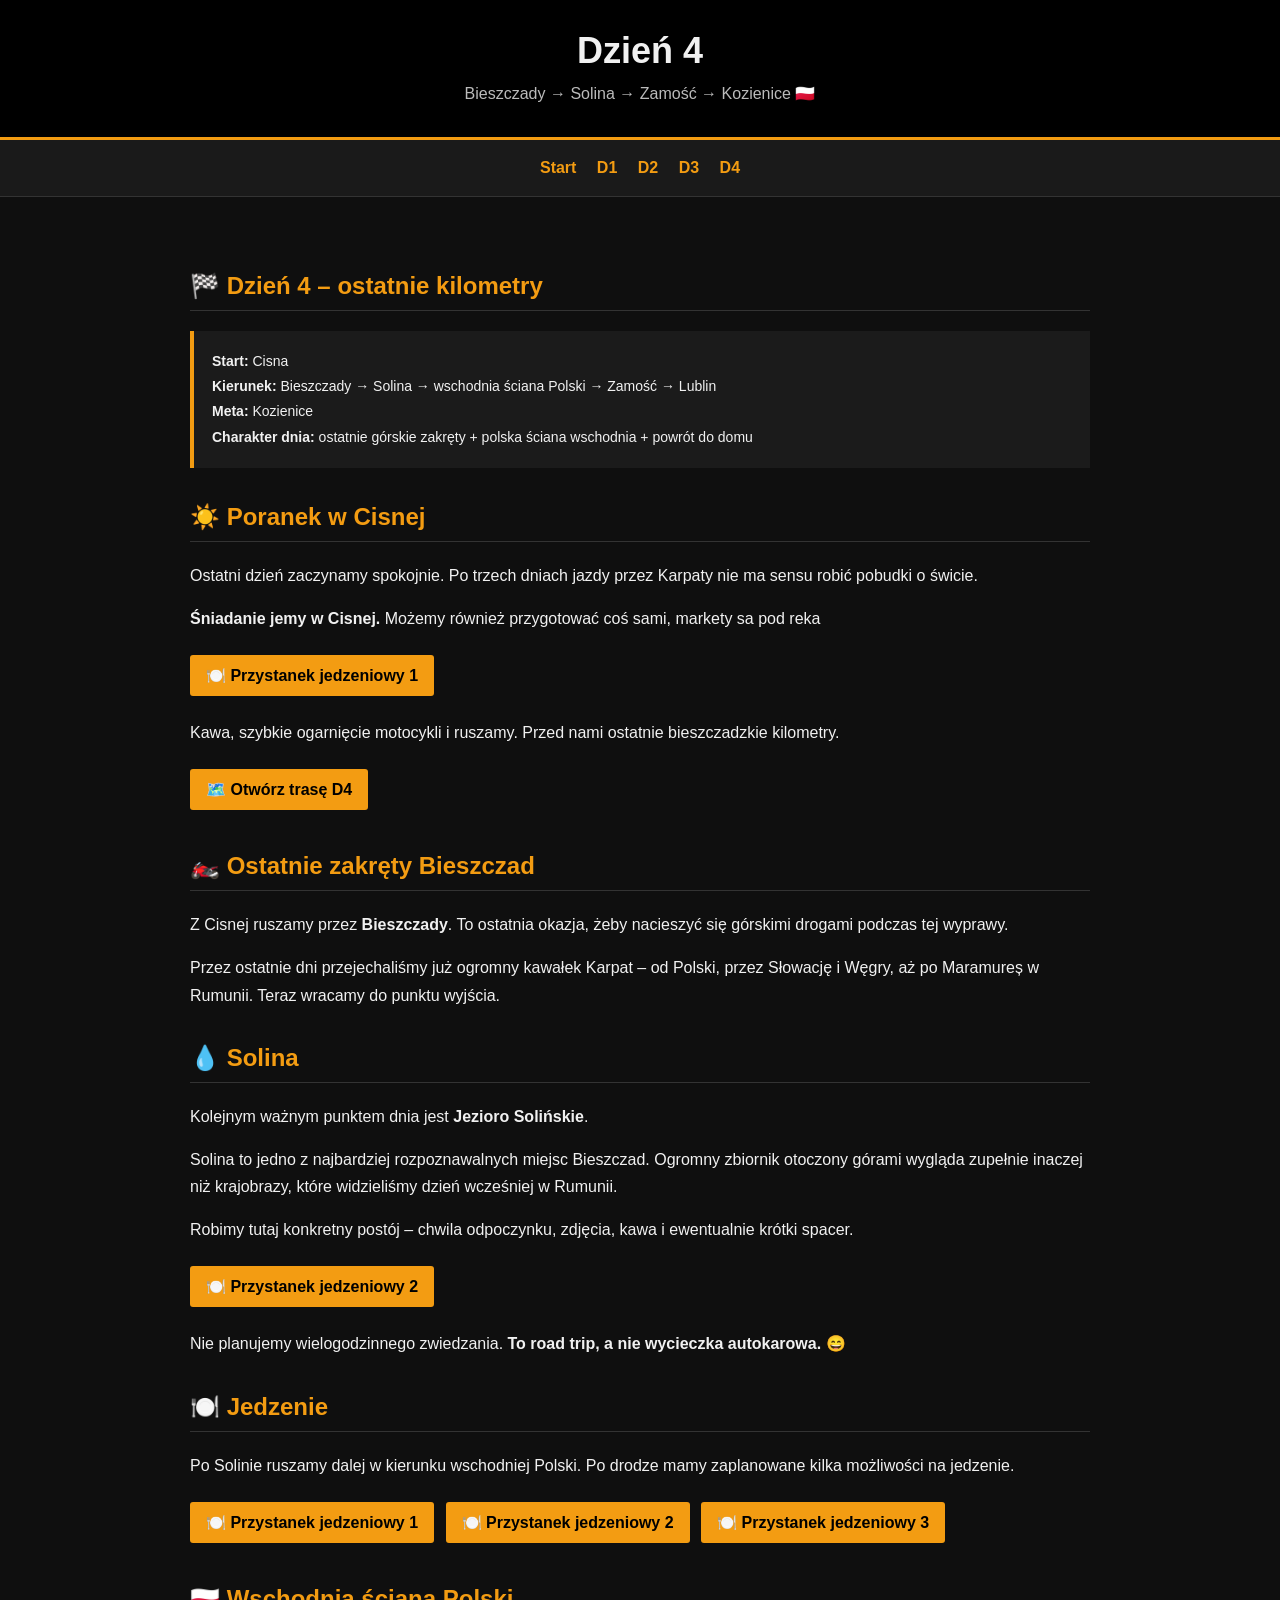
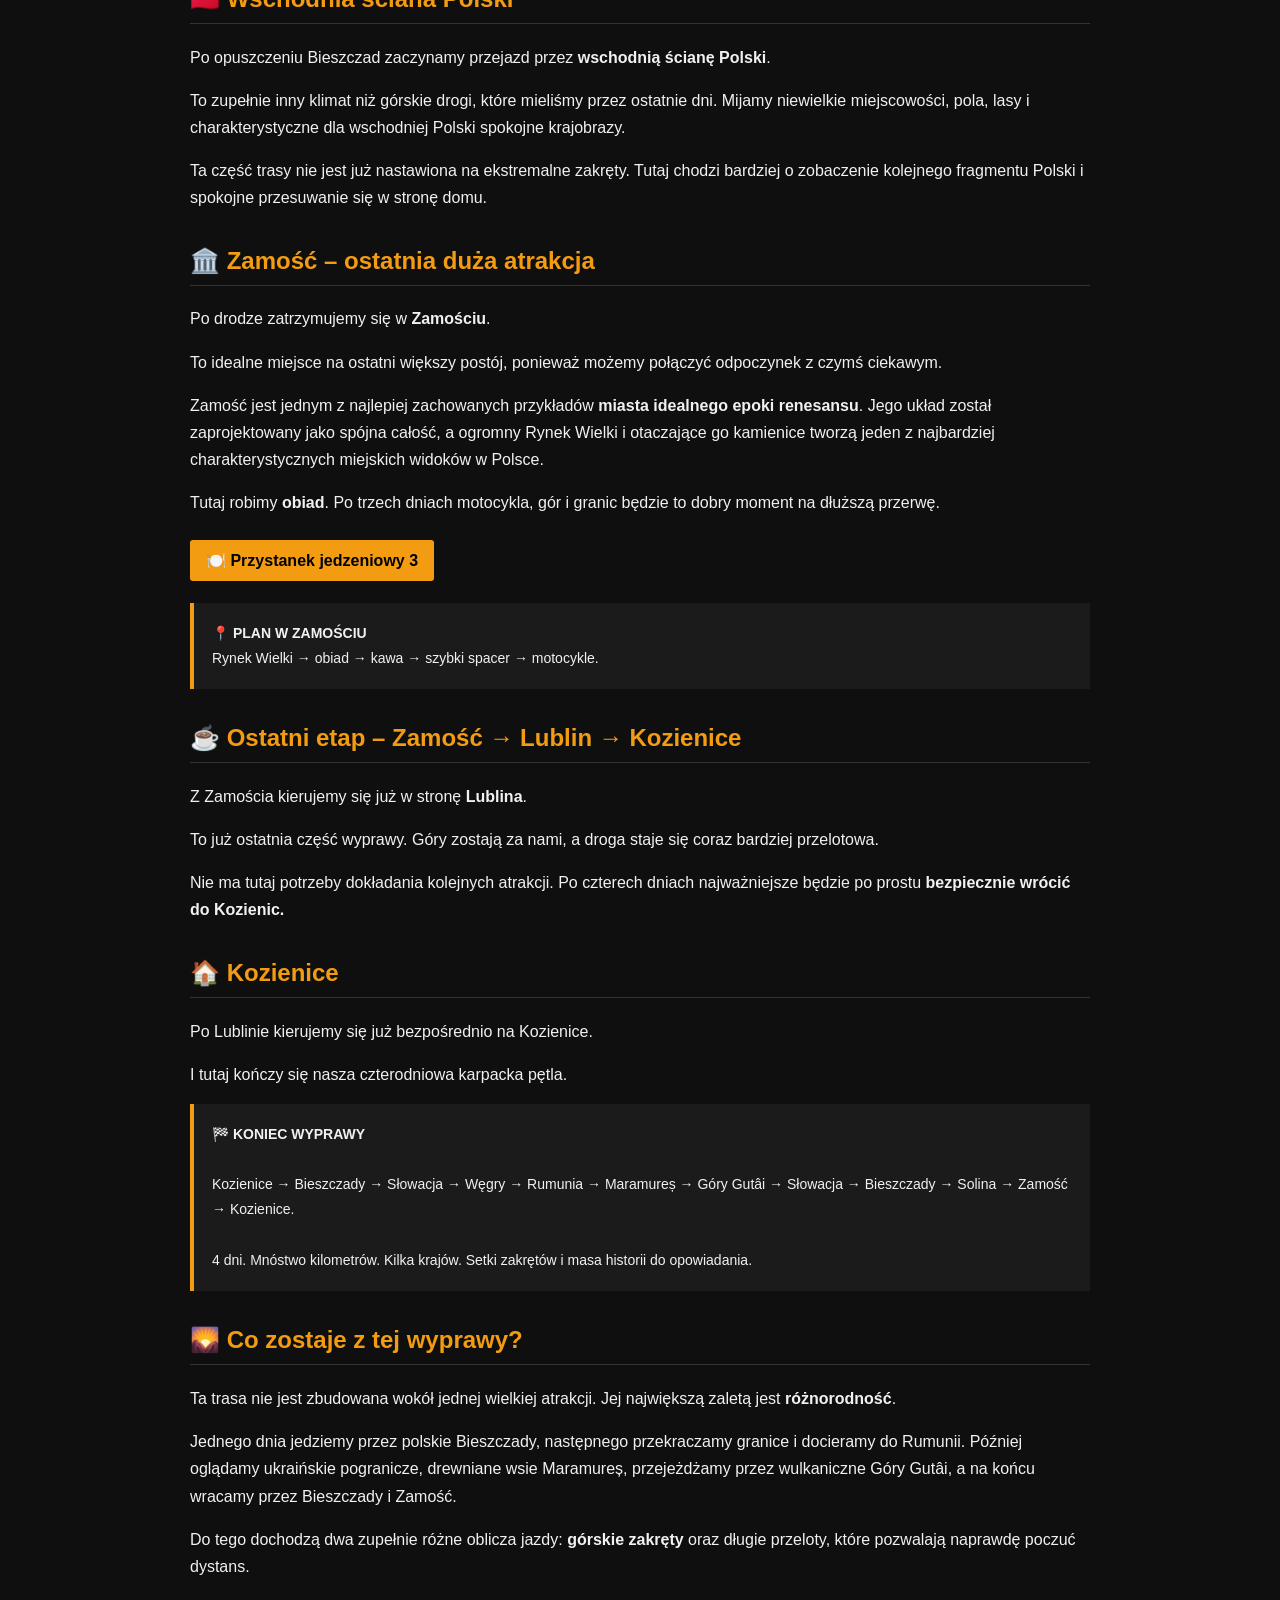
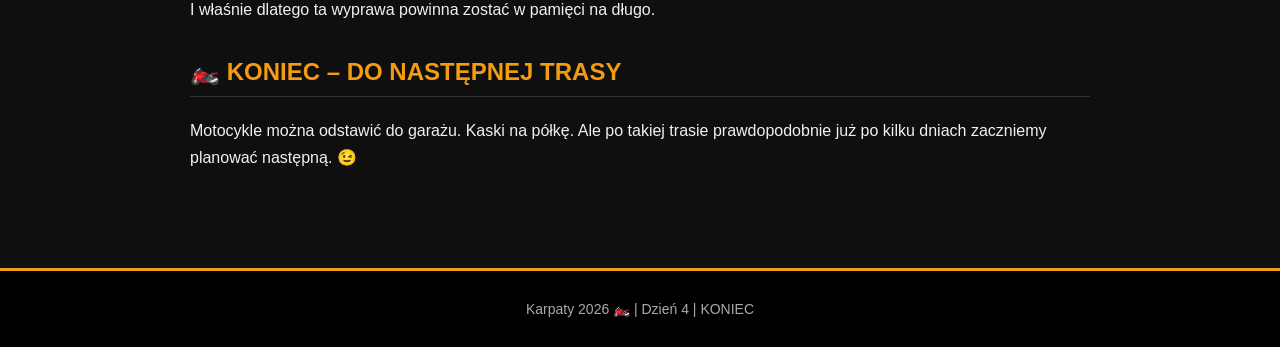
<file: d4.html>
<!DOCTYPE html>
<html lang="pl">
<head>
    <meta charset="UTF-8">
    <meta name="viewport" content="width=device-width, initial-scale=1.0">
    <title>D4 – Bieszczady → Zamość → Kozienice | Karpaty 2026</title>
    <link rel="stylesheet" href="style.css">
</head>

<body>

<header>
    <h1>Dzień 4</h1>
    <p>Bieszczady → Solina → Zamość → Kozienice 🇵🇱</p>
</header>

<nav>
    <a href="index.html">Start</a>
    <a href="d1.html">D1</a>
    <a href="d2.html">D2</a>
    <a href="d3.html">D3</a>
    <a href="d4.html">D4</a>
</nav>

<section>

    <h2>🏁 Dzień 4 – ostatnie kilometry</h2>

    <div class="roadbook">
        <strong>Start:</strong> Cisna<br>
        <strong>Kierunek:</strong> Bieszczady → Solina → wschodnia ściana Polski → Zamość → Lublin<br>
        <strong>Meta:</strong> Kozienice<br>
        <strong>Charakter dnia:</strong> ostatnie górskie zakręty + polska ściana wschodnia + powrót do domu
    </div>

    <h2>☀️ Poranek w Cisnej</h2>

    <p>
        Ostatni dzień zaczynamy spokojnie. Po trzech dniach jazdy
        przez Karpaty nie ma sensu robić pobudki o świcie.
    </p>

    <p>
        <strong>Śniadanie jemy w Cisnej.</strong> Możemy również
        przygotować coś sami, markety sa pod reka
    </p>
     <a class="button"
       href="https://maps.app.goo.gl/RzJtx54fZqAgey5j6"
       target="_blank">
        🍽️ Przystanek jedzeniowy 1
    </a>

    <p>
        Kawa, szybkie ogarnięcie motocykli i ruszamy.
        Przed nami ostatnie bieszczadzkie kilometry.
    </p>

    <a class="button"
       href="https://maps.app.goo.gl/AFBgxy96m3CjLMWz6"
       target="_blank">
        🗺️ Otwórz trasę D4
    </a>

    <h2>🏍️ Ostatnie zakręty Bieszczad</h2>

    <p>
        Z Cisnej ruszamy przez <strong>Bieszczady</strong>.
        To ostatnia okazja, żeby nacieszyć się górskimi drogami
        podczas tej wyprawy.
    </p>

    <p>
        Przez ostatnie dni przejechaliśmy już ogromny kawałek
        Karpat – od Polski, przez Słowację i Węgry, aż po
        Maramureș w Rumunii. Teraz wracamy do punktu wyjścia.
    </p>

    
    <h2>💧 Solina</h2>

    <p>
        Kolejnym ważnym punktem dnia jest <strong>Jezioro Solińskie</strong>.
    </p>

    <p>
        Solina to jedno z najbardziej rozpoznawalnych miejsc
        Bieszczad. Ogromny zbiornik otoczony górami wygląda
        zupełnie inaczej niż krajobrazy, które widzieliśmy dzień
        wcześniej w Rumunii.
    </p>

    <p>
        Robimy tutaj konkretny postój – chwila odpoczynku,
        zdjęcia, kawa i ewentualnie krótki spacer.
    </p>

    <a class="button"
       href="https://maps.app.goo.gl/KEVPPAkdJ7pYtKWd8"
       target="_blank">
        🍽️ Przystanek jedzeniowy 2
         </a>

    <p>
        Nie planujemy wielogodzinnego zwiedzania.
        <strong>To road trip, a nie wycieczka autokarowa. 😄</strong>
    </p>

    <h2>🍽️ Jedzenie</h2>

    <p>
        Po Solinie ruszamy dalej w kierunku wschodniej Polski.
        Po drodze mamy zaplanowane kilka możliwości na jedzenie.
    </p>

    <a class="button"
       href="https://maps.app.goo.gl/RzJtx54fZqAgey5j6"
       target="_blank">
        🍽️ Przystanek jedzeniowy 1
    </a>

    <a class="button"
       href="https://maps.app.goo.gl/KEVPPAkdJ7pYtKWd8"
       target="_blank">
        🍽️ Przystanek jedzeniowy 2
    </a>

    <a class="button"
       href="https://maps.app.goo.gl/62ec27LGA2RtAP1w6"
       target="_blank">
        🍽️ Przystanek jedzeniowy 3
    </a>

    <h2>🇵🇱 Wschodnia ściana Polski</h2>

    <p>
        Po opuszczeniu Bieszczad zaczynamy przejazd przez
        <strong>wschodnią ścianę Polski</strong>.
    </p>

    <p>
        To zupełnie inny klimat niż górskie drogi, które mieliśmy
        przez ostatnie dni. Mijamy niewielkie miejscowości,
        pola, lasy i charakterystyczne dla wschodniej Polski
        spokojne krajobrazy.
    </p>

    <p>
        Ta część trasy nie jest już nastawiona na ekstremalne
        zakręty. Tutaj chodzi bardziej o zobaczenie kolejnego
        fragmentu Polski i spokojne przesuwanie się w stronę domu.
    </p>

    <h2>🏛️ Zamość – ostatnia duża atrakcja</h2>

    <p>
        Po drodze zatrzymujemy się w <strong>Zamościu</strong>.
    </p>

    <p>
        To idealne miejsce na ostatni większy postój, ponieważ
        możemy połączyć odpoczynek z czymś ciekawym.
    </p>

    <p>
        Zamość jest jednym z najlepiej zachowanych przykładów
        <strong>miasta idealnego epoki renesansu</strong>.
        Jego układ został zaprojektowany jako spójna całość,
        a ogromny Rynek Wielki i otaczające go kamienice tworzą
        jeden z najbardziej charakterystycznych miejskich widoków
        w Polsce.
    </p>

    <p>
        Tutaj robimy <strong>obiad</strong>.
        Po trzech dniach motocykla, gór i granic będzie to dobry
        moment na dłuższą przerwę.
    </p>
        <a class="button"
       href="https://maps.app.goo.gl/62ec27LGA2RtAP1w6"
       target="_blank">
        🍽️ Przystanek jedzeniowy 3
    </a>

    <div class="roadbook">
        <strong>📍 PLAN W ZAMOŚCIU</strong><br>
        Rynek Wielki → obiad → kawa → szybki spacer → motocykle.
    </div>

    <h2>☕ Ostatni etap – Zamość → Lublin → Kozienice</h2>

    <p>
        Z Zamościa kierujemy się już w stronę
        <strong>Lublina</strong>.
    </p>

    <p>
        To już ostatnia część wyprawy. Góry zostają za nami,
        a droga staje się coraz bardziej przelotowa.
    </p>

    <p>
        Nie ma tutaj potrzeby dokładania kolejnych atrakcji.
        Po czterech dniach najważniejsze będzie po prostu
        <strong>bezpiecznie wrócić do Kozienic.</strong>
    </p>

    <h2>🏠 Kozienice</h2>

    <p>
        Po Lublinie kierujemy się już bezpośrednio na Kozienice.
    </p>

    <p>
        I tutaj kończy się nasza czterodniowa karpacka pętla.
    </p>

    <div class="roadbook">
        <strong>🏁 KONIEC WYPRAWY</strong><br><br>
        Kozienice → Bieszczady → Słowacja → Węgry → Rumunia
        → Maramureș → Góry Gutâi → Słowacja → Bieszczady
        → Solina → Zamość → Kozienice.<br><br>
        4 dni. Mnóstwo kilometrów. Kilka krajów.
        Setki zakrętów i masa historii do opowiadania.
    </div>

    <h2>🌄 Co zostaje z tej wyprawy?</h2>

    <p>
        Ta trasa nie jest zbudowana wokół jednej wielkiej atrakcji.
        Jej największą zaletą jest <strong>różnorodność</strong>.
    </p>

    <p>
        Jednego dnia jedziemy przez polskie Bieszczady, następnego
        przekraczamy granice i docieramy do Rumunii. Później
        oglądamy ukraińskie pogranicze, drewniane wsie Maramureș,
        przejeżdżamy przez wulkaniczne Góry Gutâi, a na końcu
        wracamy przez Bieszczady i Zamość.
    </p>

    <p>
        Do tego dochodzą dwa zupełnie różne oblicza jazdy:
        <strong>górskie zakręty</strong> oraz długie przeloty,
        które pozwalają naprawdę poczuć dystans.
    </p>

    <p>
        I właśnie dlatego ta wyprawa powinna zostać w pamięci
        na długo.
    </p>

    <h2>🏍️ KONIEC – DO NASTĘPNEJ TRASY</h2>

    <p>
        Motocykle można odstawić do garażu.
        Kaski na półkę.
        Ale po takiej trasie prawdopodobnie już po kilku dniach
        zaczniemy planować następną. 😉
    </p>

</section>

<footer>
    Karpaty 2026 🏍️ | Dzień 4 | KONIEC
</footer>

</body>
</html>
</file>
<file: style.css>
body {
    margin: 0;
    font-family: Arial, sans-serif;
    background: #0f0f0f;
    color: #f1f1f1;
}

header {
    background: #000;
    padding: 30px 20px;
    text-align: center;
    border-bottom: 3px solid #f39c12;
}

header h1 {
    margin: 0 0 8px;
    font-size: 36px;
}

header p {
    margin: 0;
    color: #bbb;
}

nav {
    background: #1a1a1a;
    padding: 12px;
    text-align: center;
    position: sticky;
    top: 0;
    z-index: 10;
    border-bottom: 1px solid #333;
}

nav a {
    color: #f39c12;
    margin: 0 8px;
    text-decoration: none;
    font-weight: bold;
    line-height: 2;
}

nav a:hover {
    color: #fff;
}

section {
    max-width: 900px;
    margin: auto;
    padding: 40px 20px;
}

h2 {
    color: #f39c12;
    border-bottom: 1px solid #333;
    padding-bottom: 10px;
    margin-top: 35px;
}

h3 {
    color: #f39c12;
}

p {
    line-height: 1.7;
}

.roadbook {
    background: #1b1b1b;
    padding: 18px;
    margin-top: 15px;
    border-left: 4px solid #f39c12;
    font-size: 14px;
    line-height: 1.8;
}

.button {
    display: inline-block;
    margin: 7px 7px 7px 0;
    padding: 11px 16px;
    background: #f39c12;
    color: #000;
    text-decoration: none;
    font-weight: bold;
    border-radius: 3px;
}

.button:hover {
    background: #fff;
}

.card {
    background: #171717;
    border: 1px solid #2d2d2d;
    padding: 20px;
    margin: 20px 0;
    border-radius: 4px;
}

.badge {
    display: inline-block;
    color: #000;
    background: #f39c12;
    padding: 5px 9px;
    font-size: 12px;
    font-weight: bold;
    margin-right: 8px;
    border-radius: 2px;
}

.dayline {
    font-size: 19px;
    color: #fff;
    font-weight: bold;
}

footer {
    text-align: center;
    padding: 30px 20px;
    background: #000;
    border-top: 3px solid #f39c12;
    font-size: 14px;
    color: #aaa;
    margin-top: 40px;
}

@media (max-width: 600px) {

    header h1 {
        font-size: 28px;
    }

    section {
        padding: 25px 15px;
    }

    nav a {
        display: inline-block;
        margin: 3px 5px;
    }

    .button {
        display: block;
        text-align: center;
    }
}
</file>
